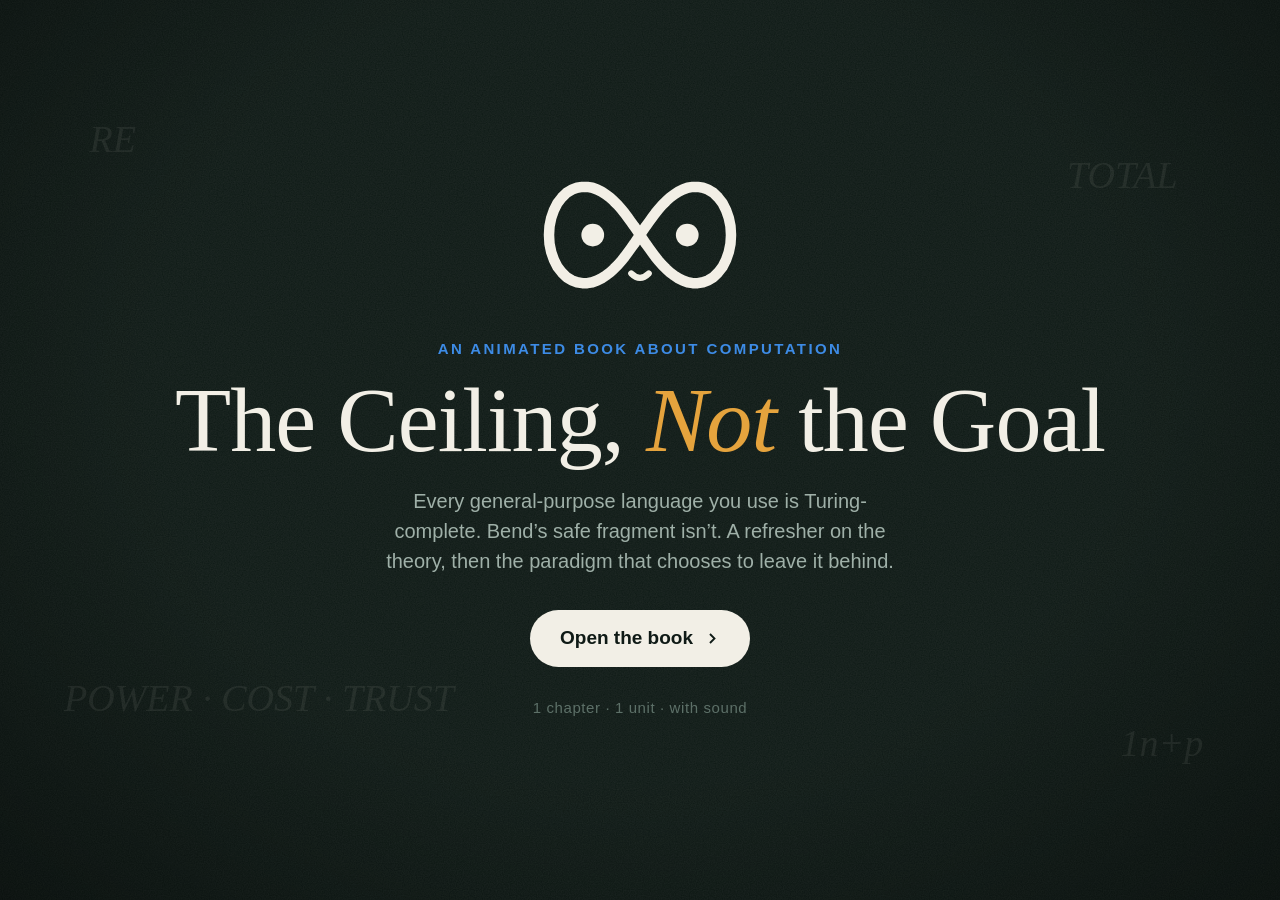
<file: site/ceiling/index.html>
<!doctype html>
<html lang="en">
<head>
<meta charset="utf-8">
<meta name="viewport" content="width=device-width, initial-scale=1">
<title>The Ceiling, Not the Goal</title>
<meta name="description" content="A theory-of-computation refresher, and the paradigm behind Bend: a language that gives up Turing completeness on purpose.">
<link rel="icon" href="data:image/svg+xml,%3Csvg xmlns='http://www.w3.org/2000/svg' viewBox='0 0 64 64'%3E%3Crect width='64' height='64' rx='14' fill='%230f1a16'/%3E%3Cpath d='M14 44h10V34h10V24h10V14h6' fill='none' stroke='%234caf7d' stroke-width='5'/%3E%3C/svg%3E">
<link rel="stylesheet" href="lib/units.css">
<link rel="stylesheet" href="lib/contents.css">
<script src="lib/units.js"></script>
<script src="lib/contents.js"></script>
<script src="unit-art.js"></script>
<link rel="expect" href="#ch01" blocking="render">
<style>
  :root {
    --board: #0f1a16; --page: #0b1210; --panel: #15231e; --edge: #2c4038;
    --chalk: #f2efe6; --dim: #9fb0a8; --faint: #5d7068;
    --task: #e5a33d; --quiz: #3d8be5; --good: #4caf7d; --bad: #e5533d;
    --top-bg: rgba(11, 18, 16, .9); --top-line: #2c4038;
    color-scheme: dark;
  }
</style>
</head>
<body>
<section id="cover">
  <div class="chalk" aria-hidden="true">
    <span style="left:7%;top:13%;--d:1.6">RE</span>
    <span style="right:8%;top:17%;--d:1.9">TOTAL</span>
    <span style="left:5%;bottom:20%;--d:2.2">POWER · COST · TRUST</span>
    <span style="right:6%;bottom:15%;--d:2.5">1n+p</span>
  </div>
  <svg class="mascot draw" id="guide" width="210" height="147"></svg>
  <p class="kicker">An animated book about computation</p>
  <h1>The Ceiling, <i>Not</i> the Goal</h1>
  <p class="lede">Every general-purpose language you use is Turing-complete. Bend’s safe fragment isn’t. A refresher on the theory, then the paradigm that chooses to leave it behind.</p>
  <div class="acts">
    <a class="btn go" href="#contents" data-t="open">Open the book<svg viewBox="0 0 16 16"><path d="M6 2.5 11.5 8 6 13.5 4.6 12.1 8.7 8 4.6 3.9z"/></svg></a>
    <a class="btn quiet" id="resume" hidden></a>
  </div>
  <p class="meta" id="meta"></p>
</section>

<main id="contents">
  <header class="top">
    <a class="home" href="#book" aria-label="Back to the cover" data-t-label="toCover"><svg class="mascot" id="guideSmall" width="52" height="36"></svg><strong>The Ceiling, <i>Not</i> the Goal</strong></a>
    <span class="prog" id="prog"></span>
  </header>
  <div id="units"></div>
</main>

<script>
Contents.book({
  start: { unit: 1, chapter: 1 },
  units: [
    ['Part I — Power', [['The Ladder', 7]], { chapter: 1 }],
  ],
  hues: ['#3d8be5'],
});
</script>
</body>
</html>
</file>
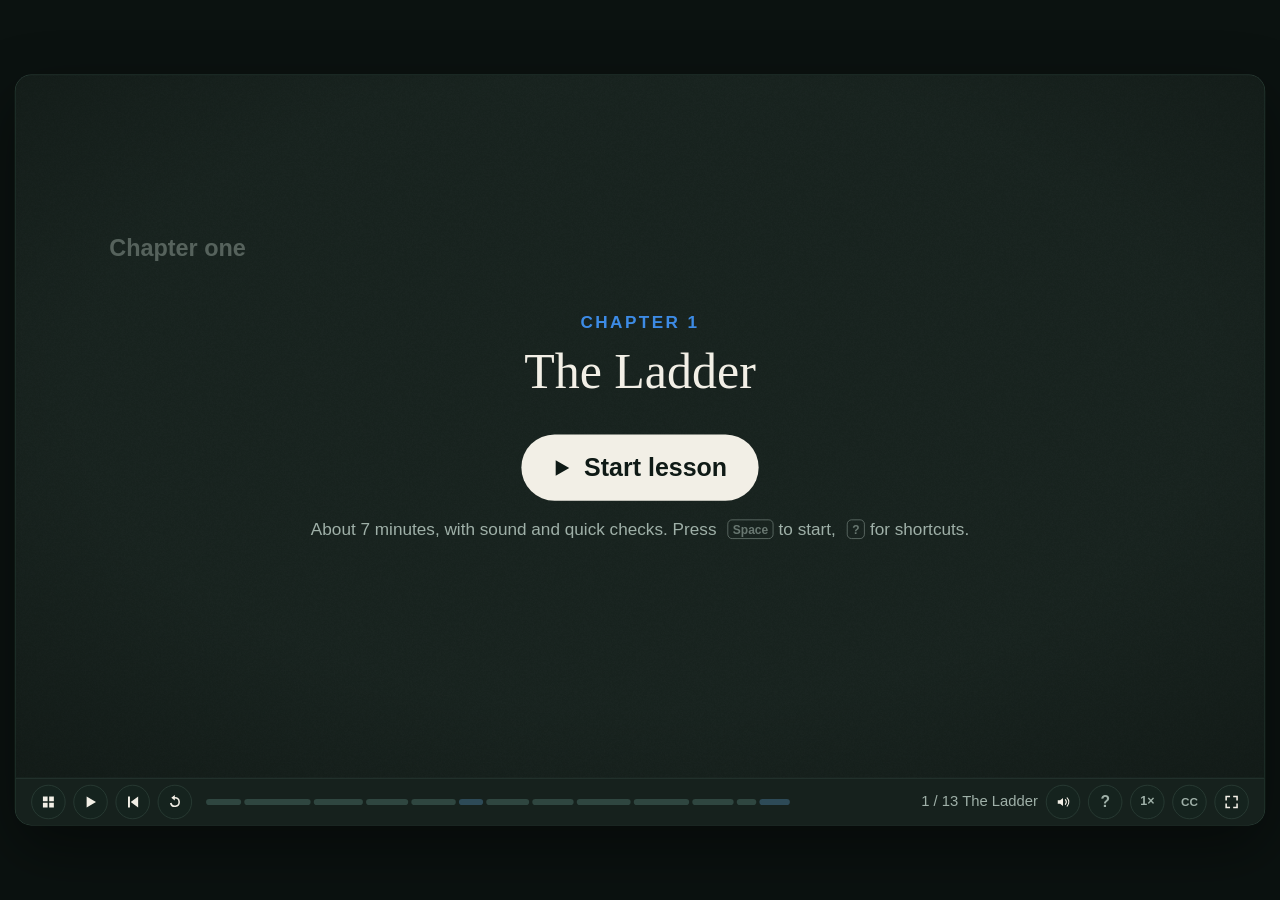
<file: site/ceiling/ch01/index.html>
<!doctype html>
<html lang="en">
<head>
<meta charset="utf-8">
<meta name="viewport" content="width=device-width, initial-scale=1">
<title>The Ladder</title>
<link rel="stylesheet" href="../lib/engine.css">
<link rel="expect" href="#bar" blocking="render">
</head>
<body>
<script src="../lib/engine.js"></script>
<script src="../lib/theory.js"></script>
<script src="audio/en/timings.js"></script>
<script>
'use strict';
const CHAPTER = { number: 1, title: 'The Ladder', minutes: 7, language: 'en' };

const PW = Th.POWER, CS = Th.COST, TR = Th.TRUST, AL = Th.ALARM, DM = Th.DIM, IN = Th.INK;

function chip(p, str, x, y, { w = 140, h = 54, color = DM, size = 28, o = 1, mono = false } = {}) {
  const g = G(p, { o, x, y });
  mk('rect', { x: -w / 2, y: -h / 2, width: w, height: h, rx: 10, fill: 'none', stroke: color, 'stroke-width': 3 }, g);
  T(g, str, { x: 0, y: size * .36, size, fill: color, anchor: 'middle', font: mono ? Th.MONO : undefined, weight: 600 });
  return g;
}

function state(p, name, x, y, color = PW) {
  const g = G(p, { o: 0 });
  mk('circle', { cx: x, cy: y, r: 44, fill: 'none', stroke: color, 'stroke-width': 3 }, g);
  T(g, name, { x, y: y + 9, size: 26, fill: color, anchor: 'middle', font: Th.MONO });
  return g;
}

const BEATS = [
  ['intro', 'The Ladder', (m, D) => {
    const p = panel(0);
    Th.label(p, 'Chapter one', 120, 232, { size: 30, fill: DM, weight: 600 });
    const title = Th.label(p, 'The Ladder', 120, 360, { size: 92, weight: 600, o: 0 });
    const sub = Th.label(p, 'Power is a resource. Every rung adds memory.', 120, 440, { size: 34, fill: DM, o: 0 });
    show(title, m('title'), .7); show(sub, m('title', 1.1), .7);
    const st = Th.stair(p, { x: 140, y: 800, n: 6, w: 120, h: 52, color: PW, o: 0 });
    tw(st.g, { o: .8 }, .3, .8);
    st.steps.forEach((s, i) => draw(s, .4 + i * .1, .45));
  }],

  ['b_language', 'A language with a count', (m, D) => {
    const p = panel(0);
    Th.label(p, 'some number of a’s, then the same number of b’s', 120, 180, { size: 30, fill: DM });
    [['ab', 300], ['aabb', 540], ['aaabbb', 820]].forEach(([s, x], i) => {
      const c = chip(p, s, x, 280, { w: 150, h: 58, color: PW, size: 28, o: 0 });
      tw(c, { o: 1 }, m('strings', i * .15), .4);
    });
    M(p, ['a', E('n'), 'b', E('n')], { x: 1240, y: 300, size: 48, fill: IN });
    // a finite machine: three states and a loop
    const q0 = state(p, 'q0', 380, 540), q1 = state(p, 'q1', 640, 540), q2 = state(p, 'q2', 900, 540);
    [q0, q1, q2].forEach((q, i) => tw(q, { o: 1 }, .5 + i * .15, .45));
    draw(Th.arrow(p, 424, 540, 592, 540, { color: DM }), .8, .4);
    draw(Th.arrow(p, 684, 540, 852, 540, { color: DM }), .95, .4);
    const loop = path(p, 'M600 496C600 420 680 420 680 496', { stroke: CS, 'stroke-width': 3 }, { d: 0 });
    draw(loop, 1.1, .6);
    T(p, 'a', { x: 640, y: 430, size: 24, fill: CS, anchor: 'middle' });
    T(p, 'finite states', { x: 640, y: 640, size: 26, fill: DM, anchor: 'middle' });
    Th.label(p, 'no auxiliary memory', 120, 720, { size: 32, fill: AL });
  }],

  ['b_pumping', 'The pumping lemma', (m, D) => {
    const p = panel(0);
    Th.label(p, 'a finite machine must revisit a state', 120, 180, { size: 30, fill: DM });
    const xs = [220, 310, 400, 490, 580, 670];
    xs.forEach((x, i) => chip(p, 'a', x, 320, { w: 64, h: 50, color: PW, size: 26 }));
    const br = G(p, { o: 0 });
    path(br, 'M260 250H440', { stroke: CS, 'stroke-width': 3 }, { d: 1 });
    path(br, 'M260 250V266M440 250V266', { stroke: CS, 'stroke-width': 3 }, { d: 1 });
    T(br, 'loop', { x: 350, y: 232, size: 24, fill: CS, anchor: 'middle' });
    show(br, m('loop'), .5);
    const extra = [['a', 760], ['a', 850]].map(([s, x]) => chip(p, s, x, 320, { w: 64, h: 50, color: AL, size: 26, o: 0 }));
    extra.forEach((c, i) => tw(c, { o: 1 }, m('pump', i * .2), .4));
    const bad = chip(p, 'b b b', 1180, 320, { w: 160, h: 50, color: AL, size: 26, o: 0 });
    tw(bad, { o: 1 }, m('pump', .5), .4);
    Th.label(p, 'pump the loop, and the count breaks', 120, 560, { size: 30, fill: DM });
    const concl = Th.label(p, 'the language is not regular', 120, 660, { size: 34, fill: AL, o: 0 });
    show(concl, m('pump', 1.1), .5);
  }],

  ['b_dial', 'The memory dial', (m, D) => {
    const p = panel(0);
    Th.label(p, 'the memory dial', 120, 180, { size: 30, fill: DM });
    const d = Th.dial(p, { x: 220, y: 660, w: 1160, o: 0 });
    tw(d.g, { o: 1 }, m('dial'), .4);
    tw(d.knob, { x: d.xs[1] }, m('dial', .5), .7);
    tw(d.knob, { x: d.xs[2] }, m('dial', 1.6), .7);
    [['DFA', 220, PW], ['PDA', 800, TR], ['TM', 1380, CS]].forEach(([s, x, col], i) => {
      const c = chip(p, s, x, 500, { w: 160, h: 60, color: col, size: 28, o: 0 });
      tw(c, { o: 1 }, m('dial', i * .55), .4);
    });
    Th.label(p, 'each stop is a theorem', 800, 800, { size: 28, fill: DM, anchor: 'middle' });
  }],

  ['b_stack', 'One stack', (m, D) => {
    const p = panel(0);
    Th.label(p, 'add one stack', 120, 180, { size: 30, fill: DM });
    ['a', 'a', 'b', 'b'].forEach((s, i) => chip(p, s, 260 + i * 92, 280, { w: 70, h: 52, color: PW, size: 28 }));
    T(p, 'S -> a S b | ε', { x: 680, y: 292, size: 34, font: Th.MONO, fill: DM });
    T(p, 'a-phase → b-phase', { x: 680, y: 360, size: 22, fill: DM });
    const base = path(p, 'M980 640H1120', { stroke: DM, 'stroke-width': 4 }, { d: 0 });
    draw(base, .3, .4);
    const m1 = chip(p, 'a', 1050, 580, { w: 70, h: 46, color: TR, size: 26, o: 0 });
    const m2 = chip(p, 'a', 1050, 520, { w: 70, h: 46, color: TR, size: 26, o: 0 });
    tw(m1, { o: 1 }, m('push'), .4); tw(m2, { o: 1 }, m('push', .2), .4);
    tw(m1, { o: 0 }, m('accept'), .4); tw(m2, { o: 0 }, m('accept', .1), .4);
    const ck = Th.check(p, 1145, 565, { color: TR, size: 46 });
    tw(ck, { o: 1, s: 1 }, m('accept', .7), .4, back);
    T(p, 'empty: accept', { x: 1050, y: 690, size: 26, fill: TR, anchor: 'middle' });
    Th.label(p, 'one stack counts as high as the input is long', 120, 760, { size: 28, fill: TR });
  }],

  ['q1', 'Quick check', (m) => {
    const p = panel(0);
    const st = Th.stair(p, { x: 160, y: 600, n: 5, w: 92, h: 46, color: PW, o: 0 });
    tw(st.g, { o: .35 }, .2, .5);
    st.steps.forEach((s, i) => draw(s, .25 + i * .08, .4));
    const q = T(p, 'which one needs memory?', { x: 160, y: 250, size: 28, fill: DM, o: 0 });
    show(q, .3);
  }, { ask: done => quiz(BAND, [{
    id: 'c-stack',
    prompt: ['Which language needs a stack?'],
    build: choice([
      $m('a', E('n'), 'b', E('n')),
      h('code', '', 'a*'),
      'strings with an even number of a’s',
    ], 0, 'The machine must remember how many a’s it saw, then match that many b’s.',
      ['Any number of a’s is regular: no count to remember.', 'Parity is one bit: two states are enough.']),
  }], done) }],

  ['b_two', 'Two stacks', (m, D) => {
    const p = panel(0);
    Th.label(p, 'two stacks, three counts', 120, 180, { size: 30, fill: DM });
    ['a', 'a', 'b', 'b', 'c', 'c'].forEach((s, i) => chip(p, s, 200 + i * 80, 270, { w: 62, h: 50, color: PW, size: 26 }));
    M(p, ['a', E('n'), 'b', E('n'), 'c', E('n')], { x: 1240, y: 290, size: 44 });
    const one = chip(p, '1 stack', 820, 440, { w: 150, h: 54, color: AL, size: 24, o: 0 });
    tw(one, { o: 1 }, m('three'), .4);
    const no = T(p, '✗', { x: 1000, y: 452, size: 34, fill: AL, anchor: 'middle', o: 0 });
    show(no, m('three', .4), .4);
    const two1 = chip(p, 'a a', 1080, 440, { w: 100, h: 48, color: TR, size: 24, o: 0 });
    const two2 = chip(p, 'b b', 1230, 440, { w: 100, h: 48, color: CS, size: 24, o: 0 });
    tw(two1, { o: 1 }, m('two'), .4); tw(two2, { o: 1 }, m('two', .2), .4);
    Th.label(p, 'one stack cannot keep two counts', 120, 600, { size: 30, fill: DM });
    Th.label(p, 'the second stack is the extra counter', 120, 660, { size: 30, fill: TR });
  }],

  ['b_tape', 'Two stacks are a tape', (m, D) => {
    const p = panel(0);
    Th.label(p, 'two stacks are a tape', 120, 180, { size: 30, fill: DM });
    const left = ['a', 'a', 'b'];
    left.forEach((s, i) => chip(p, s, 360 + i * 80, 380, { w: 62, h: 56, color: PW, size: 26 }));
    const right = ['b', 'b', 'b'];
    right.forEach((s, i) => chip(p, s, 820 + i * 80, 380, { w: 62, h: 56, color: CS, size: 26 }));
    T(p, 'head', { x: 660, y: 310, size: 24, fill: TR, anchor: 'middle' });
    const cut = path(p, 'M680 320V450', { stroke: TR, 'stroke-width': 4, 'stroke-dasharray': '8 8' }, { d: 0 });
    draw(cut, m('split'), .5);
    T(p, 'left stack', { x: 520, y: 520, size: 24, fill: PW, anchor: 'middle' });
    T(p, 'right stack', { x: 940, y: 520, size: 24, fill: CS, anchor: 'middle' });
    const moved = chip(p, 'b', 720, 380, { w: 62, h: 56, color: TR, size: 26, o: 0 });
    tw(moved, { o: 1 }, m('move'), .4);
    Th.label(p, 'one pop, one push, one write', 120, 650, { size: 30, fill: TR });
    Th.label(p, 'two stacks and a tape are the same machine', 120, 710, { size: 28, fill: DM });
  }],

  ['b_church', 'The top is a plateau', (m, D) => {
    const p = panel(0);
    Th.label(p, 'the top is a plateau', 120, 180, { size: 30, fill: DM });
    const models = [['Turing machine', 200, 360], ['untyped lambda calculus', 550, 360], ['recursive functions', 900, 360], ['register machine', 1250, 360]];
    models.forEach(([s, x, y], i) => {
      const g = G(p, { x, y, o: 0 });
      mk('rect', { x: 0, y: 0, width: 260, height: 100, rx: 14, fill: 'none', stroke: DM, 'stroke-width': 3 }, g);
      T(g, s, { x: 130, y: 60, size: 22, fill: IN, anchor: 'middle' });
      tw(g, { o: 1 }, m('plateau', i * .15), .45);
    });
    draw(path(p, 'M200 300H1510', { stroke: TR, 'stroke-width': 5 }, { d: 0 }), m('plateau', .7), .7);
    T(p, 'same power', { x: 800, y: 270, size: 30, fill: TR, anchor: 'middle' });
    Th.label(p, 'every reasonable model lands here', 120, 620, { size: 30, fill: TR });
    Th.label(p, 'the Church-Turing thesis', 120, 680, { size: 28, fill: DM });
  }],

  ['b_cost', 'Power is not cost', (m, D) => {
    const p = panel(0);
    Th.label(p, 'power is not cost', 120, 180, { size: 30, fill: DM });
    T(p, 'power', { x: 120, y: 340, size: 28, fill: PW });
    mk('rect', { x: 260, y: 310, width: 1000, height: 42, rx: 8, fill: PW, opacity: .28 }, p);
    mk('rect', { x: 260, y: 310, width: 1000, height: 42, rx: 8, fill: PW, opacity: .55 }, p);
    T(p, 'cost', { x: 120, y: 460, size: 28, fill: CS });
    mk('rect', { x: 260, y: 430, width: 620, height: 42, rx: 8, fill: CS, opacity: .5 }, p);
    const slower = T(p, 'same language, more overhead', { x: 260, y: 540, size: 26, fill: DM, o: 0 });
    show(slower, m('cost', .4), .5);
    const note = T(p, 'on this dial, memory buys languages, not speed', { x: 120, y: 680, size: 32, fill: TR, o: 0 });
    show(note, m('cost'), .5);
  }],

  ['b_bend', 'Where Bend stands', (m, D) => {
    const p = panel(0);
    Th.label(p, 'where Bend stands', 120, 180, { size: 30, fill: DM });
    const d = Th.dial(p, { x: 220, y: 620, w: 1160, o: 0 });
    tw(d.g, { o: 1 }, .3, .5);
    const sx = (d.xs[1] + d.xs[2]) / 2;
    tw(d.knob, { x: sx }, m('bend'), .7);
    T(p, 'safe fragment', { x: sx, y: 540, size: 22, fill: TR, anchor: 'middle' });
    T(p, 'Turing-complete', { x: d.xs[2], y: 540, size: 22, fill: AL, anchor: 'middle' });
    Th.label(p, 'it gives up non-terminating programs, not memory', 120, 760, { size: 30, fill: TR });
    Th.label(p, 'the ceiling is not the goal', 120, 810, { size: 28, fill: DM });
    T(p, 'the knob is schematic', { x: 120, y: 850, size: 18, fill: DM });
  }],

  ['wrap', 'Three things to keep', (m) => {
    const p = panel(0);
    const rows = [
      ['Power is a resource.', 'one', PW],
      ['Add memory, gain languages.', 'two', TR],
      ['The top is a plateau, and the plateau is not the goal.', 'three', CS],
    ];
    rows.forEach(([str, mark, col], i) => {
      const g = G(p, { x: -18, y: 280 + i * 150, o: 0 });
      mk('circle', { cx: 180, cy: -12, r: 30, fill: col }, g);
      T(g, String(i + 1), { x: 180, y: 0, size: 34, fill: '#0f1a16', weight: 700, anchor: 'middle' });
      T(g, str, { x: 250, size: 34, weight: 600 });
      tw(g, { o: 1, x: 0 }, m(mark), .55);
    });
  }],

  ['finish', 'Finished', () => { panel(0); }, { ask: finishCard }],
].map(([id, title, run, extra]) => ({ id, title, run, ...extra }));

boot();
</script>
</body>
</html>
</file>
<file: site/ceiling/lib/units.css>
/* The unit headers of a book's contents page, the same in every book: a strip of chalkboard per unit, with the unit's
   label and title and a sketch of its ideas (UNIT_ART, from the book's own unit-art.js) drawn in the unit colour --c.
   Markup and the scroll observer are in units.js. Uses the contents page's --book, --ui, --chalk and --ease. */
.unit { position: relative; max-width: 1212px; margin: 0 auto; padding: 28px 16px 0; }
.unit h2 { position: relative; display: flex; flex-wrap: wrap; align-items: baseline; gap: 4px 14px; min-height: 168px; margin: 0 0 16px; padding-top: 130px; font: 500 28px/1.2 var(--book); }
.unit .grid { position: relative; }
.unit::before { content: ""; position: absolute; inset: 0 16px auto; height: 208px; border-radius: 22px; pointer-events: none;
  background: radial-gradient(ellipse 46% 90% at 74% 55%, color-mix(in srgb, var(--c) 11%, transparent), transparent 70%); }
.unit-art { position: absolute; top: 20px; right: 28px; width: min(580px, 56%); height: auto; overflow: visible; pointer-events: none;
  color: var(--c); fill: none; stroke: currentColor; stroke-width: 2.6; stroke-linecap: round; stroke-linejoin: round; opacity: .78; }
.unit-art text { fill: currentColor; stroke: none; font-family: var(--book); font-style: italic; }
.unit-art .a { color: var(--chalk); opacity: .55; }
.unit-art .faint { opacity: .22; }
.unit-art .d { stroke-dasharray: 1 1; stroke-dashoffset: 1; }
.unit-art .t { opacity: 0; }
.seen .unit-art .d { animation: art-draw 1.1s cubic-bezier(.5, 0, .3, 1) forwards; animation-delay: calc(var(--k) * 55ms + 120ms); }
.seen .unit-art .t { animation: art-fade .6s ease-out forwards; animation-delay: calc(var(--k) * 55ms + 300ms); }
.seen .unit-art .a.t { animation-name: art-fade-a; }
@keyframes art-draw { to { stroke-dashoffset: 0; } }
@keyframes art-fade { to { opacity: 1; } }
@keyframes art-fade-a { to { opacity: .55; } }
/* After the drawing, each sketch keeps one small motion that belongs to its topic. */
.unit-art g { transform-box: fill-box; }
.seen .unit-art .swap-a { animation: swap-a 6s var(--ease) 2.4s infinite; }
.seen .unit-art .swap-b { animation: swap-b 6s var(--ease) 2.4s infinite; }
@keyframes swap-a { 0%, 30%, 100% { transform: none; } 45%, 80% { transform: translate(80px, 0); } 37% { transform: translate(40px, -30px); } 88% { transform: translate(40px, 30px); } }
@keyframes swap-b { 0%, 30%, 100% { transform: none; } 45%, 80% { transform: translate(-80px, 0); } 37% { transform: translate(-40px, 30px); } 88% { transform: translate(-40px, -30px); } }
.seen .unit-art .step { animation: art-fade .6s ease-out forwards, step 4s ease-in-out infinite; animation-delay: calc(var(--k) * 55ms + 300ms), calc(var(--k) * 300ms + 2s); }
@keyframes step { 0%, 20%, 100% { fill-opacity: 1; } 10% { fill-opacity: .3; } }
.unit-art .hop, .unit-art .ride { offset-rotate: 0deg; }
.seen .unit-art .hop { animation: art-fade .4s ease-out 2s forwards, along 3.4s linear 2s infinite; }
.unit-art .orbit { offset-rotate: 0deg; }
.seen .unit-art .orbit { animation: art-fade .4s ease-out 2s forwards, along 9s linear 2s infinite; }
.seen .unit-art .ride { animation: art-fade .4s ease-out 2s forwards, along 4s ease-in-out 2s infinite alternate; }
@keyframes along { from { offset-distance: 0%; } to { offset-distance: 100%; } }
.unit-art .pie { stroke: currentColor; stroke-linecap: butt; stroke-dasharray: 0 100; }
.seen .unit-art .pie { animation: art-fade .4s ease-out 1.6s forwards, pie 5s var(--ease) 1.6s infinite; }
@keyframes pie { 0% { stroke-dasharray: 0 100; } 35%, 85% { stroke-dasharray: 25 100; } 100% { stroke-dasharray: 0 100; } }
.seen .unit-art .tilt { transform-box: view-box; transform-origin: 300px 72px; animation: tilt 4.8s ease-in-out 2s infinite; }
@keyframes tilt { 0%, 100% { transform: rotate(0); } 30% { transform: rotate(-4deg); } 60% { transform: rotate(2deg); } }
.seen .unit-art .spin { transform-box: view-box; transform-origin: 320px 95px; animation: spin 5s cubic-bezier(.2, .7, .2, 1) 2s infinite; }
@keyframes spin { from { transform: rotate(0); } 70%, to { transform: rotate(1530deg); } }
.seen .unit-art .feed-in { animation: feed-in 4s ease-in-out 2s infinite; }
.seen .unit-art .feed-out { opacity: 0; animation: feed-out 4s ease-in-out 2s infinite; }
@keyframes feed-in { 0% { transform: none; opacity: 1; } 40% { transform: translate(100px, 0); opacity: 0; } 41%, 100% { transform: none; opacity: 0; } 95% { opacity: 1; } }
@keyframes feed-out { 0%, 45% { transform: translate(-40px, 0); opacity: 0; } 70%, 90% { transform: none; opacity: 1; } 100% { opacity: 0; } }
.unit-art .cell { opacity: .25; }
.seen .unit-art .cell { animation: cell 5s ease-in-out infinite; animation-delay: calc(var(--j) * .5s + 2s); }
@keyframes cell { 0%, 100% { opacity: .25; } 15%, 60% { opacity: 1; } }
.unit-art .cut, .unit-art .shade { opacity: 0; }
.seen .unit-art .cut { animation: cut 4s ease-in-out 2s infinite; }
@keyframes cut { 0%, 100% { opacity: 0; } 30%, 70% { opacity: .5; } }
.seen .unit-art .shade { animation: shade 1s ease-out 1.6s forwards; }
@keyframes shade { to { opacity: .14; } }
.seen .unit-art .diag { animation: art-draw 1.1s cubic-bezier(.5, 0, .3, 1) forwards, redraw 4s ease-in-out 2.5s infinite; }
@keyframes redraw { 0%, 15% { stroke-dashoffset: 1; } 50%, 100% { stroke-dashoffset: 0; } }
.seen .unit-art .root { animation: art-fade .4s ease-out 1.8s forwards, root 2.4s ease-in-out 2.2s infinite; }
@keyframes root { 0%, 100% { r: 7px; } 50% { r: 11px; } }
.seen .unit-art .breathe { transform-box: view-box; transform-origin: 380px 140px; animation: breathe 4s ease-in-out 2s infinite alternate; }
@keyframes breathe { from { transform: scaleY(1); } to { transform: scaleY(.35); } }
/* The label and the title share a line when they fit; a long title wraps below the label instead of running off. */
.unit h2 .title { min-width: 0; text-wrap: balance; }
.unit h2 .label { font: 600 14px var(--ui); letter-spacing: .14em; text-transform: uppercase; color: var(--c); white-space: nowrap; }
/* Keep the sketches cheap: each is its own layer, so its loop repaints only itself, and loops pause while their unit is
   off screen or under the sticky bar (units.js toggles .live), so the bar's blur is not redrawn every frame. */
.unit-art { will-change: transform; contain: layout style; }
.unit:not(.live) .unit-art, .unit:not(.live) .unit-art * { animation-play-state: paused; }
@media (max-width: 560px) {
  .unit-art { width: calc(100% - 32px); right: 16px; opacity: .32; }
  .unit h2 { min-height: 0; padding-top: 104px; font-size: 24px; }
}
@media (prefers-reduced-motion: reduce) {
  .unit-art * { animation: none !important; }
  .unit-art .d { stroke-dashoffset: 0; }
  .unit-art .t, .unit-art .cell { opacity: 1; }
  .unit-art .a.t { opacity: .55; }
  .unit-art .shade { opacity: .14; }
  .unit-art .pie { stroke-dasharray: 25 100; }
}
</file>
<file: site/ceiling/lib/contents.css>
/* The book's cover and contents (index.html): the chalkboard look, the cover, the guide, the chapter grid and the
   page-to-page motion. A book's own <style> after this file sets its theme: the colour and font tokens below, and the
   few rules a theme redraws (e.g. body::before for the paper). */
:root {
  --page: #0f1613; --board: #1d2b27; --panel: #22322d; --edge: #3a5047;
  --chalk: #ece8dc; --dim: #9aaba3; --faint: #5d7068; --task: #f0b45a; --quiz: #86c9e8; --good: #8fd6b0;
  --ui: "Avenir Next", "Segoe UI", "Helvetica Neue", Arial, sans-serif;
  --book: "Iowan Old Style", Palatino, Georgia, serif;
  --ease: cubic-bezier(.2, .8, .2, 1);
  --top-bg: rgba(22, 33, 29, .86); --top-line: #2a3b35;   /* the sticky contents header */
  --lift: rgba(0, 0, 0, .3);                                /* a card's shadow on hover */
  color-scheme: dark;
}
* { box-sizing: border-box; }
html { scroll-padding-top: 90px; }
body { margin: 0; min-height: 100svh; background: var(--board); color: var(--chalk); font: 18px/1.5 var(--ui); }
/* Chalkboard: the same grain and vignette as the lesson stage. */
body::before { content: ""; position: fixed; inset: 0; z-index: -1; pointer-events: none;
  background: radial-gradient(ellipse at 50% 42%, transparent 55%, rgba(0, 0, 0, .38)),
    url("data:image/svg+xml,%3Csvg xmlns='http://www.w3.org/2000/svg' width='240' height='240'%3E%3Cfilter id='g'%3E%3CfeTurbulence type='fractalNoise' baseFrequency='.85' numOctaves='2' seed='7'/%3E%3CfeColorMatrix values='0 0 0 0 .92 0 0 0 0 .95 0 0 0 0 .9 0 0 0 .07 0'/%3E%3C/filter%3E%3Crect width='240' height='240' filter='url(%23g)'/%3E%3C/svg%3E"); }
a { color: inherit; }
a:focus-visible { outline: 3px solid var(--task); outline-offset: 3px; }
.kicker { margin: 0; font-size: 15px; font-weight: 600; letter-spacing: .16em; text-transform: uppercase; color: var(--quiz); }

/* ---------- cover ---------- */
#cover { position: relative; min-height: 100svh; display: flex; flex-direction: column; align-items: center; justify-content: center;
  padding: 48px 16px 64px; text-align: center; overflow: hidden; }
.open #cover, body:not(.open) #contents { display: none; }
#cover > * { animation: rise .8s var(--ease) backwards; }
#cover .mascot { animation: none; margin-bottom: 26px; view-transition-name: guide; }
#cover .kicker { animation-delay: .9s; }
#cover h1 { animation-delay: 1s; }
#cover .lede { animation-delay: 1.12s; }
#cover .acts { animation-delay: 1.24s; }
#cover .meta { animation-delay: 1.36s; }
h1 { margin: 14px 0 18px; font: 500 clamp(44px, 8.4vw, 92px)/1.02 var(--book); letter-spacing: -.01em; view-transition-name: book; }
h1 i { color: var(--task); font-style: italic; }
.lede { max-width: 34em; margin: 0 0 34px; color: var(--dim); font-size: clamp(17px, 2.2vw, 20px); text-wrap: balance; }
.acts { display: flex; flex-wrap: wrap; gap: 12px; justify-content: center; }
.btn { display: inline-flex; align-items: center; gap: 12px; padding: 14px 30px; border-radius: 999px; font-weight: 600; font-size: 19px; text-decoration: none;
  transition: transform .25s var(--ease), background-color .25s, border-color .25s; }
.btn[hidden] { display: none; }
.btn:hover { transform: translateY(-2px); }
.btn.go { background: var(--chalk); color: var(--board); }
.btn.quiet { border: 1.5px solid var(--edge); color: var(--chalk); }
.btn.quiet:hover { border-color: var(--dim); }
.btn svg { width: 15px; height: 15px; fill: currentColor; }
.meta { margin: 30px 0 0; color: var(--faint); font-size: 15px; letter-spacing: .04em; }
/* Faint chalk notes around the edges of the board. */
.chalk { position: absolute; inset: 0; z-index: -1; pointer-events: none; animation: none !important; }
.chalk span { position: absolute; font: italic 400 clamp(22px, 3vw, 38px) var(--book); color: var(--chalk); opacity: 0; white-space: nowrap;
  animation: chalk 1.6s ease-out forwards, drift 14s ease-in-out infinite alternate; animation-delay: calc(var(--d) * 1s), calc(var(--d) * 1s); }
@keyframes chalk { to { opacity: .075; } }
@keyframes drift { to { translate: 0 -10px; } }
@keyframes rise { from { opacity: 0; transform: translateY(16px); } }

/* ---------- the guide: an infinity sign whose loops are its eyes ---------- */
.mascot { display: block; overflow: visible; }
.mascot .mbody { transform-box: view-box; transform-origin: 60px 46px; animation: bob 3.4s ease-in-out infinite; }
.mascot .pupil { transform-box: fill-box; transform-origin: center; animation: blink 5s infinite; }
.mascot .joy { display: none; }
#cover:has(.go:hover, .go:focus-visible) .pupil { display: none; }
#cover:has(.go:hover, .go:focus-visible) .joy { display: inline; }
.draw .loop { stroke-dasharray: 1 1; animation: draw 1.3s cubic-bezier(.6, 0, .3, 1) .15s backwards; }
.draw .face { animation: pop .45s var(--ease) 1.25s backwards; }
@keyframes draw { from { stroke-dashoffset: 1; } }
@keyframes pop { from { opacity: 0; transform: scale(.6); } }
.draw .face { transform-box: view-box; transform-origin: 60px 44px; }
@keyframes bob { 50% { transform: translateY(-3px) rotate(-2deg); } }
@keyframes blink { 0%, 93%, 100% { transform: scaleY(1); } 96% { transform: scaleY(.1); } }

/* ---------- contents ---------- */
.top { position: sticky; top: 0; z-index: 2; display: flex; align-items: center; gap: 14px; padding: 12px max(16px, calc(50% - 590px));
  background: var(--top-bg); backdrop-filter: blur(10px); -webkit-backdrop-filter: blur(10px); border-bottom: 1px solid var(--top-line); }
.home { display: flex; align-items: center; gap: 12px; text-decoration: none; border-radius: 10px; }
.home .mascot { view-transition-name: guide; }
.home strong { font: 500 22px/1.1 var(--book); view-transition-name: book; }
.home strong i { color: var(--task); }
.prog { margin-left: auto; color: var(--dim); font-size: 15px; white-space: nowrap; }
.prog b { color: var(--good); font-weight: 600; }
main#contents { padding-bottom: 80px; }
.grid { display: grid; grid-template-columns: repeat(auto-fill, minmax(min(100%, 290px), 1fr)); gap: 12px; }
.ch { display: grid; grid-template-columns: auto minmax(0, 1fr); grid-template-rows: 1fr auto; column-gap: 16px; row-gap: 8px; min-height: 112px;
  padding: 16px 18px 14px 16px; border-radius: 16px; background: var(--panel); border: 1.5px solid var(--edge); border-left: 6px solid var(--c);
  text-decoration: none; transition: transform .3s var(--ease), border-color .3s, box-shadow .3s; }
.ch:hover { transform: translateY(-3px); border-color: var(--c); box-shadow: 0 14px 34px var(--lift); }
.ch b { grid-row: span 2; min-width: 1.15em; font: 500 42px/1 var(--book); color: var(--c); font-variant-numeric: lining-nums tabular-nums; }
.ch span { font-size: 18px; line-height: 1.3; }
.ch small { color: var(--dim); font-size: 14px; }
.ch.done small::before { content: var(--done, "✓ Finished · "); color: var(--good); font-weight: 600; }
.ch.last small::after { content: var(--last, " · Last opened"); color: var(--quiz); }
.ch.here:focus-visible { outline-color: var(--c); }
.ch.here { animation: here 1.8s ease-out .3s; }
@keyframes here { 0% { box-shadow: 0 0 0 0 var(--c); } 25% { box-shadow: 0 0 0 5px var(--c); } 100% { box-shadow: 0 0 0 14px transparent; } }
.stagger .top { animation: rise .6s var(--ease) backwards; }
.stagger .unit h2, .stagger .ch { animation: rise .6s var(--ease) backwards; animation-delay: calc(min(var(--i), 14) * 32ms + 80ms); }

/* ---------- page-to-page motion ---------- */
@view-transition { navigation: auto; }
/* Firefox flickers through view transitions (the header blinks for several frames): it switches without one, and the
   contents still rise in. -moz-orient exists only in Firefox. */
@supports (-moz-orient: inline) { @view-transition { navigation: none; } }
::view-transition-group(*) { animation-duration: .5s; animation-timing-function: var(--ease); }
::view-transition-old(lesson), ::view-transition-new(lesson) { height: 100%; object-fit: cover; }
::view-transition-old(lesson) { animation-duration: .18s; }
@media (max-width: 560px) {
  .home strong { font-size: 18px; }
  #contents .top { flex-wrap: wrap; gap: 8px 12px; }
  .ch { min-height: 0; }
  .chalk span:not(:nth-child(3), :nth-child(4), :nth-child(7)) { display: none; }
}
@media (prefers-reduced-motion: reduce) {
  *, *::before, ::view-transition-group(*), ::view-transition-old(*), ::view-transition-new(*) { animation: none !important; transition: none !important; }
  .chalk span { opacity: .075; }
}
</file>
<file: site/ceiling/lib/engine.css>
@import url(volume.css);
@import url(book.css);   /* this book's own settings and overrides (not shared), before the rules below */
:root {
  --page: #0f1613; --board: #1d2b27; --panel: #22322d; --edge: #3a5047;
  --chalk: #ece8dc; --dim: #9aaba3; --faint: #5d7068;
  --task: #f0b45a; --quiz: #86c9e8; --good: #8fd6b0; --bad: #f08c7a;
  --ui: "Avenir Next", "Segoe UI", "Helvetica Neue", Arial, sans-serif;
  color-scheme: dark;
}
* { box-sizing: border-box; }
html, body { height: 100%; margin: 0; overflow: hidden; background: var(--page); }
body { color: var(--chalk); font: 26px/1.4 var(--ui); }
button { font: inherit; color: inherit; cursor: pointer; }
button:focus-visible, [tabindex]:focus-visible { outline: 3px solid var(--task); outline-offset: 3px; }
button[hidden] { display: none; }

/* One fixed 1600×960 frame (900 stage + 60 controls), scaled to fit the window. */
#frame { position: absolute; left: 50%; top: 50%; width: 1600px; height: 960px; transform: translate(-50%, -50%) scale(var(--k, .5));
  border-radius: 20px; overflow: hidden; background: var(--board); box-shadow: 0 0 0 1px var(--edge), 0 30px 80px rgba(0, 0, 0, .45); }
#stage { position: absolute; left: 0; top: 0; width: 1600px; height: 900px; display: block;
  background: radial-gradient(75% 75% at 50% 45%, rgba(0,0,0,0) 60%, rgba(0,0,0,.35)), var(--grain, none), #1d2b27; }
#ui { position: absolute; left: 0; top: 0; width: 1600px; height: 900px; pointer-events: none; }
#ui > * { pointer-events: auto; }

.cover { position: absolute; left: 0; top: 0; width: 1600px; height: 900px; display: grid; place-items: center; background: rgba(15, 22, 19, .5); border: 0; }
.cover[hidden] { display: none; }
.cover > div { display: flex; flex-direction: column; align-items: center; }
.cover-k { margin: 0 0 10px; text-align: center; font-size: 22px; font-weight: 600; letter-spacing: .14em; text-transform: uppercase; color: var(--quiz); }
.cover-t { margin: 0 0 44px; max-width: 1200px; text-align: center; font: 500 64px/1.15 "Iowan Old Style", Palatino, Georgia, serif; color: var(--chalk); text-wrap: balance; }
.cover > div > * { animation: rise .7s cubic-bezier(.2, .8, .2, 1) backwards; }
.cover-t { animation-delay: .08s; }
.cover .go { animation-delay: .18s; }
.cover small { animation-delay: .26s; }
@keyframes rise { from { opacity: 0; transform: translateY(14px); } }
.cover .go { display: inline-flex; align-items: center; gap: 16px; padding: 20px 40px; border-radius: 999px; background: var(--chalk); color: var(--board); font-weight: 600; font-size: 32px; }
.cover small { display: block; margin-top: 22px; font-size: 22px; text-align: center; color: var(--dim); }
.paused-mark { position: absolute; left: 0; top: 0; width: 1600px; height: 900px; display: none; place-items: center; pointer-events: none; }
.paused .paused-mark { display: grid; }
.paused-mark div { padding: 14px 30px; border-radius: 999px; background: rgba(15, 22, 19, .85); color: var(--dim); font-size: 22px; }

/* Question cards inside the picture. */
.card { position: absolute; padding: 20px 26px; border-radius: 20px; background: rgba(34, 50, 45, .97); border: 1.5px solid var(--edge); border-left: 7px solid var(--quiz); box-shadow: 0 14px 44px rgba(0, 0, 0, .35); }
.card.band { display: grid; grid-template-columns: auto minmax(0, 1fr) auto auto; grid-template-areas: "pic head body acts" "pic fb body acts"; column-gap: 28px; align-items: center; align-content: center; min-height: 150px; }
.band .mascot { grid-area: pic; }
.band .head { grid-area: head; align-self: end; }
.band .fb { grid-area: fb; align-self: start; }
.band .body { grid-area: body; }
.band .acts { grid-area: acts; }
.side .mascot { float: right; margin: -2px -4px 6px 10px; }
.kicker { margin: 0 0 4px; font-size: 20px; font-weight: 600; color: var(--quiz); }
.prompt { margin: 0; font-size: 28px; line-height: 1.35; }
.side .prompt { font-size: 24px; }
.body:empty { display: none; }
.side .body { margin-top: 14px; }
.opts { display: flex; gap: 12px; flex-wrap: wrap; }
.opt { padding: 8px 24px; border-radius: 999px; border: 2px solid var(--edge); background: transparent; color: var(--chalk); font-size: 24px; min-height: 58px; display: inline-flex; align-items: center; }
.opt:hover:not(:disabled) { border-color: var(--dim); }
.opt[aria-pressed="true"] { background: var(--c, var(--chalk)); border-color: var(--c, var(--chalk)); color: #1b2320; font-weight: 600; }
.opt.good { border-color: var(--good); box-shadow: 0 0 0 3px rgba(143, 214, 176, .35); }
.opt.bad { border-color: var(--bad); color: var(--bad); }
.opt:disabled { cursor: default; }
.fb { margin-top: 8px; font-size: 22px; line-height: 1.4; color: var(--chalk); }
.fb:empty { display: none; }
.fb.ok::before { content: "✓ "; color: var(--good); font-weight: 700; }
.fb.no::before { content: "✗ "; color: var(--bad); font-weight: 700; }
.fb ul { margin: 6px 0 0; padding-left: 22px; }
.side .fb { max-height: 110px; overflow: auto; font-size: 20px; }
.acts { display: flex; gap: 12px; align-items: center; }
.side .acts { margin-top: 16px; }
.side .acts { flex-wrap: wrap; gap: 10px; }
.side .btn { padding: 8px 16px; font-size: 20px; }
.card.side { padding: 18px 22px; }
.btn { padding: 10px 28px; border-radius: 999px; border: 0; background: var(--chalk); color: var(--board); font-weight: 600; font-size: 22px; white-space: nowrap; }
.btn.quiet { background: transparent; color: var(--dim); border: 1.5px solid var(--edge); }
.btn.go { background: var(--quiz); color: #10242e; }
.btn:disabled { background: var(--edge); color: var(--dim); cursor: default; }

.grid .row { display: grid; grid-template-columns: 170px minmax(0, 1fr) 34px; gap: 16px; align-items: center; padding: 5px 0 5px 12px; border-bottom: 1px solid #2e433b; }
.grid .num { display: flex; justify-content: flex-end; align-items: center; font-size: 26px; }
.grid.text .row { grid-template-columns: minmax(0, 1fr) auto 34px; }
.grid.text .num { justify-content: flex-start; }
.grid .opts { gap: 8px; }
.grid .opt { padding: 3px 16px; min-height: 42px; font-size: 20px; }
.grid .mark { font-weight: 700; text-align: center; }
.grid .mark.good { color: var(--good); }
.grid .mark.bad { color: var(--bad); }
.grid .why { grid-column: 1 / -1; font-size: 19px; color: var(--dim); padding-left: 186px; }
.grid.text .why { padding-left: 0; }
.grid .why:empty { display: none; }

.hit { cursor: pointer; }
.hit .ring { fill: transparent; stroke: var(--chalk); stroke-width: 2.5; stroke-opacity: 0; }
.hit:hover .ring, .hit:focus .ring { stroke-opacity: .7; }
.hit.bad .ring { stroke: var(--bad); stroke-opacity: 1; }
.hit.good .ring { stroke: var(--good); stroke-opacity: 1; stroke-width: 4; }
.tok { cursor: grab; touch-action: none; }   /* a finger drags the chip instead of scrolling the page */

/* Controls strip, part of the frame. */
#bar { position: absolute; left: 0; top: 900px; width: 1600px; height: 60px; display: flex; align-items: center; gap: 10px; padding: 0 20px; background: #16211d; border-top: 1px solid #2a3b35; }
.icon { width: 44px; height: 44px; border-radius: 50%; border: 1px solid var(--edge); background: var(--panel); display: grid; place-items: center; flex: none; padding: 0; }
.icon svg { width: 18px; height: 18px; fill: var(--chalk); }
.icon .i-pause { display: none; }
.is-playing .icon .i-play { display: none; }
.is-playing .icon .i-pause { display: block; }
.segs { flex: 1; display: flex; gap: 4px; height: 30px; align-items: center; min-width: 0; margin: 0 8px; }
.seg { position: relative; display: block; min-width: 0; height: 8px; border-radius: 4px; background: #2f4640; border: 0; padding: 0; overflow: hidden; }
.seg:hover { height: 12px; }
.seg i { position: absolute; left: 0; top: 0; bottom: 0; width: 0; background: var(--chalk); }
.seg.ask { background: #2d4a57; }
.seg.ask i { background: var(--quiz); }
.step { width: 300px; flex: none; color: var(--dim); font-size: 19px; white-space: nowrap; overflow: hidden; text-overflow: ellipsis; text-align: right; }
/* Keep the control strip usable without scaling down its touch targets. */
@media (max-width: 700px) {
  #frame { top: calc(50% - 50px); overflow: visible; }
  #bar { width: calc(1600px * var(--k)); height: auto; flex-wrap: wrap; gap: 6px; padding: 8px;
    transform: scale(calc(1 / var(--k))); transform-origin: left top; border-radius: 0 0 12px 12px; }
  #bar .icon { width: 36px; height: 40px; }
  .step { display: none; }
  #bHelp { display: none; }   /* keyboard shortcuts; room for the speed button on a phone */
  #bar .icon.speed { width: 36px; min-width: 0; padding: 0; font-size: 12px; letter-spacing: -.3px; }
  .segs { order: 1; }
  .segs { min-width: 80px; margin: 0; }
}
.sound-note { position: absolute; left: 24px; top: 20px; margin: 0; padding: 8px 18px; border-radius: 12px; background: rgba(15, 22, 19, .85); color: var(--dim); font-size: 19px; }
.sound-note[hidden] { display: none; }
.blanks .brow { padding: 8px 0; border-bottom: 1px solid #2e433b; }
.blanks .brow:last-child { border-bottom: 0; }
.blanks .bline { line-height: 64px; white-space: nowrap; }
.blanks .mark { display: inline-block; margin-left: 14px; font-weight: 700; }
.blanks .mark.good { color: var(--good); animation: pop .35s ease-out; }
.blanks .mark.bad { color: var(--bad); }
.blanks .why { font-size: 19px; color: var(--dim); line-height: 1.35; }
.blanks .why:empty { display: none; }
.box { height: 52px; margin: 0 6px; padding: 0 6px; border: 0; border-bottom: 3px solid var(--quiz); border-radius: 8px 8px 0 0; background: rgba(236, 232, 220, .07); color: var(--chalk); font: 32px var(--math-font, "STIX Two Text", "Cambria Math", "Iowan Old Style", Palatino, Georgia, serif); text-align: center; vertical-align: -6px; }
.box:focus { outline: none; background: rgba(134, 201, 232, .16); }
.box.good { border-color: var(--good); }
.box.bad { border-color: var(--bad); }
.box:disabled { opacity: 1; }
kbd { display: inline-block; min-width: 1.5em; padding: 0 .4em; margin-left: .5em; border: 1.5px solid currentColor; border-radius: 6px; font: 600 .7em/1.5 var(--ui); text-align: center; vertical-align: .12em; opacity: .6; }
.opt kbd { margin: 0 .6em 0 0; }
.keys { margin: 6px 0 0; font-size: 18px; color: var(--dim); }
.keys kbd { margin: 0 .15em; }
.grid .row.cur { background: rgba(236, 232, 220, .05); box-shadow: inset 4px 0 var(--quiz); }
.help { position: absolute; left: 0; top: 0; width: 1600px; height: 900px; display: grid; place-items: center; background: rgba(10, 16, 14, .72); }
.help[hidden] { display: none; }
.help-box { width: 1120px; padding: 40px 50px; border-radius: 22px; background: var(--panel); border: 1.5px solid var(--edge); }
.help h2 { margin: 0 0 22px; font-size: 32px; font-weight: 600; }
.help h3 { margin: 0 0 12px; font-size: 20px; font-weight: 600; color: var(--quiz); }
.help-cols { display: grid; grid-template-columns: 1fr 1fr; gap: 44px; }
.help dl { margin: 0; display: grid; grid-template-columns: 150px 1fr; row-gap: 10px; font-size: 22px; }
.help dt { text-align: right; padding-right: 18px; white-space: nowrap; }
.help dt kbd { margin: 0 0 0 .3em; opacity: .9; }
.help dd { margin: 0; color: var(--dim); }
.help-close { margin: 26px 0 0; font-size: 18px; color: var(--dim); }
.icon.txt { font-size: 20px; font-weight: 700; color: var(--dim); }
/* Optional captions of the narration, one sentence at a time. Off by default: teaching text lives in the picture. */
.caption { position: absolute; left: 50%; bottom: 78px; transform: translateX(-50%); width: max-content; max-width: 1180px; padding: 10px 24px; border-radius: 14px; background: rgba(10, 16, 14, .82); color: var(--chalk); font-size: 28px; line-height: 1.35; text-align: center; pointer-events: none; }
.caption[hidden] { display: none; }
.icon.cc { font-size: 15px; font-weight: 700; color: var(--dim); }
.icon.cc[aria-pressed="true"] { background: var(--chalk); border-color: var(--chalk); color: var(--board); }
.card.side { overflow: auto; }
svg.m { display: inline-block; overflow: visible; }
.card b { font-weight: 700; }   /* not 'bolder' (900 under a 600 prompt) */
.card { animation: card-in .45s cubic-bezier(.2, .9, .3, 1.15); }
.fb:not(:empty) { animation: fb-in .3s ease-out; }
.opt.bad, .grid .mark.bad { animation: shake .4s; }
.grid .mark.good { animation: pop .35s ease-out; }
@keyframes card-in { from { opacity: 0; transform: translateY(24px) scale(.98); } }
@keyframes fb-in { from { opacity: 0; transform: translateY(8px); } }
@keyframes pop { 0% { transform: scale(.3); opacity: 0; } 70% { transform: scale(1.3); } }
@keyframes shake { 20% { transform: translateX(-8px); } 40% { transform: translateX(8px); } 60% { transform: translateX(-5px); } 80% { transform: translateX(5px); } }
/* Full-screen chapter practice. */
.card.screen { height: 900px; padding: 50px 70px; border: 0; border-radius: 0; background: transparent; box-shadow: none; animation: screen-in .5s ease-out; max-height: none; overflow: visible; }
.screen .kicker { font-size: 22px; }
.screen .prompt { font-size: 40px; font-weight: 600; }
.screen .body { margin-top: 30px; }
.card.screen { display: flex; flex-direction: column; }
.screen .head { order: 1; } .screen .body { order: 2; }
.screen .fb { order: 3; max-width: 1080px; margin: 26px 0 0; font-size: 24px; }   /* feedback right under the answers */
/* Practice screens: the bottom 130 px hold the buttons. Long answers scroll inside the body, so the feedback under
   them stays in view after a wrong answer adds a 'why' line to each row. */
.card.screen:not(.sort):not(.fin) { padding-bottom: 130px; }
.card.screen:not(.sort):not(.fin) > .head, .card.screen:not(.sort):not(.fin) > .fb { flex: none; }
.card.screen:not(.sort):not(.fin) > .body { flex: 0 1 auto; min-height: 0; overflow-y: auto; }
.screen .acts { position: absolute; right: 70px; bottom: 48px; }
.screen .grid .row { grid-template-columns: 200px minmax(0, 1fr) 40px; padding: 9px 0 9px 12px; }
.screen .grid.text .row { grid-template-columns: minmax(0, 1fr) auto 40px; }
.screen .grid .opt { font-size: 22px; min-height: 50px; padding: 4px 20px; }
.screen .grid .why { padding-left: 216px; font-size: 20px; }
.screen .grid.text .why { padding-left: 0; }
#ui > .screen.sort { pointer-events: none; }
.screen.sort > * { pointer-events: auto; }
.screen.sort .head { position: absolute; right: 34px; top: 40px; width: 330px; }
.screen.sort .prompt { font-size: 28px; }
.screen.sort .fb { position: absolute; margin: 0; left: auto; right: 34px; bottom: 116px; width: 330px; max-height: 240px; overflow: auto; font-size: 20px; }
.screen.sort .acts { right: 34px; }
.fin .finwrap { display: flex; flex-direction: column; align-items: center; justify-content: center; height: 100%; text-align: center; padding-bottom: 60px; }
.fin .mascot { margin-bottom: 28px; }
.fin .fb, .fin .acts { position: static; }
.fin .fb { order: 0; margin: 0; }   /* result lines, not answer feedback: keep them above the buttons */
.fin .acts { margin-top: 30px; }
@keyframes screen-in { from { opacity: 0; } }

/* The guide: an infinity sign whose loops are its eyes. */
.mascot { display: block; flex: none; overflow: visible; }
.mascot .mbody { transform-box: view-box; transform-origin: 60px 46px; animation: bob 3.4s ease-in-out infinite; }
.mascot .eyes { transition: transform .3s; }
.mascot .pupil { transform-box: fill-box; transform-origin: center; animation: blink 5s infinite; }
.mascot .joy, .mascot .flat { display: none; }
.mascot.happy .pupil { display: none; }
.mascot.happy .joy { display: inline; }
.mascot.happy .mbody { animation: hop .55s ease-out 2, bob 3.4s ease-in-out 1.1s infinite; }
.mascot.oops .eyes { transform: translate(-3px, 4px); }
.mascot.oops .smile { display: none; }
.mascot.oops .flat { display: inline; }
.mascot.oops .mbody { animation: wobble .5s ease-in-out, bob 3.4s ease-in-out .5s infinite; }
@keyframes bob { 50% { transform: translateY(-3px) rotate(-2deg); } }
@keyframes blink { 0%, 93%, 100% { transform: scaleY(1); } 96% { transform: scaleY(.1); } }
@keyframes hop { 40% { transform: translateY(-12px) rotate(4deg); } }
@keyframes wobble { 25% { transform: rotate(-8deg); } 75% { transform: rotate(6deg); } }
@media (prefers-reduced-motion: reduce) { .card, .fb, .opt, .grid .mark, .mascot * { animation: none !important; } }

a.icon { text-decoration: none; }
a.btn { text-decoration: none; display: inline-block; }
/* Page-to-page motion: the contents card grows into this frame, and shrinks back on the way out. */
@view-transition { navigation: auto; }
#frame { view-transition-name: lesson; }
::view-transition-group(lesson) { animation-duration: .5s; animation-timing-function: cubic-bezier(.2, .8, .2, 1); }
::view-transition-old(lesson), ::view-transition-new(lesson) { height: 100%; object-fit: cover; }
::view-transition-old(lesson) { animation-duration: .18s; }
@media (prefers-reduced-motion: reduce) { .cover > div > * { animation: none; } ::view-transition-group(*), ::view-transition-old(*), ::view-transition-new(*) { animation: none !important; } }
/* The finish screen speaks the same type as the chapter cover and the contents page. */
.fin .kicker { font-size: 20px; letter-spacing: .14em; text-transform: uppercase; }
.fin .prompt { margin: 6px 0 14px; font: 500 56px/1.15 "Iowan Old Style", Palatino, Georgia, serif; }
.icon.speed { width: auto; min-width: 44px; padding: 0 10px; border-radius: 22px; font-size: 16px; }
</file>
